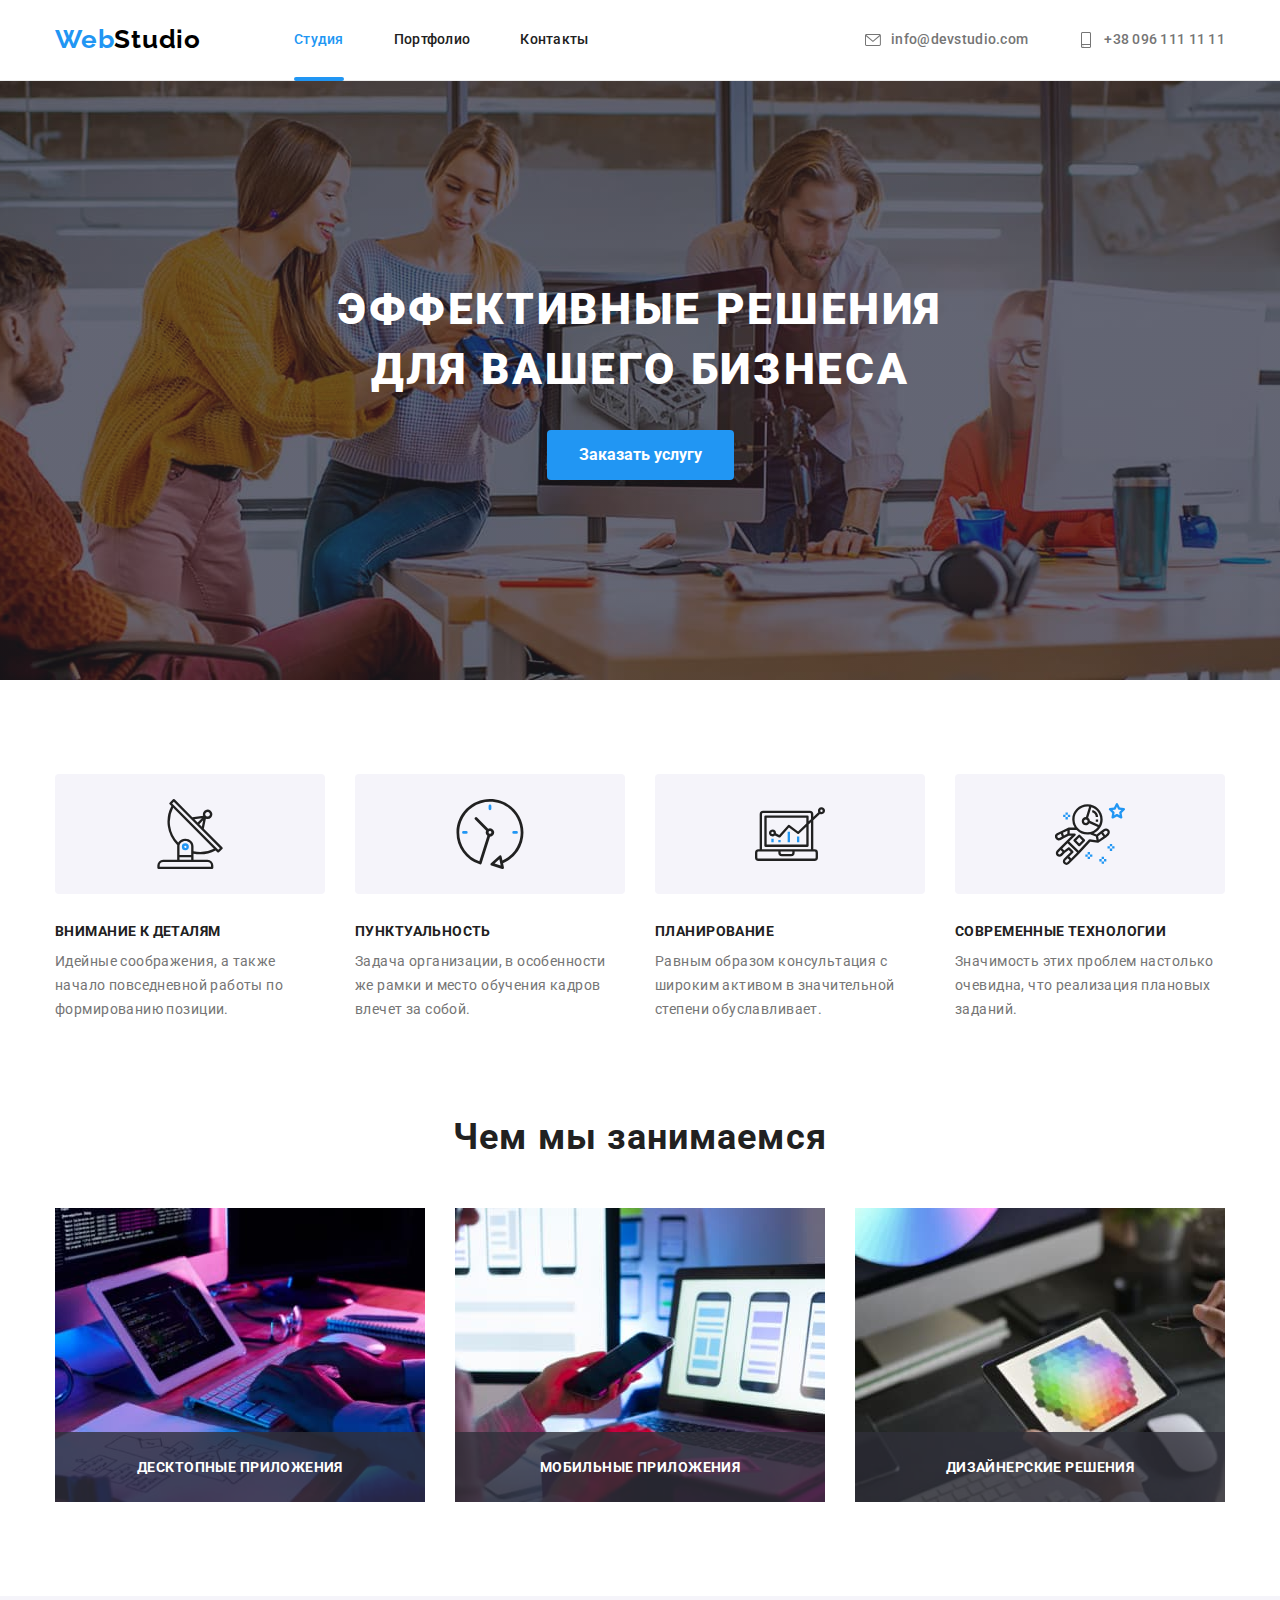
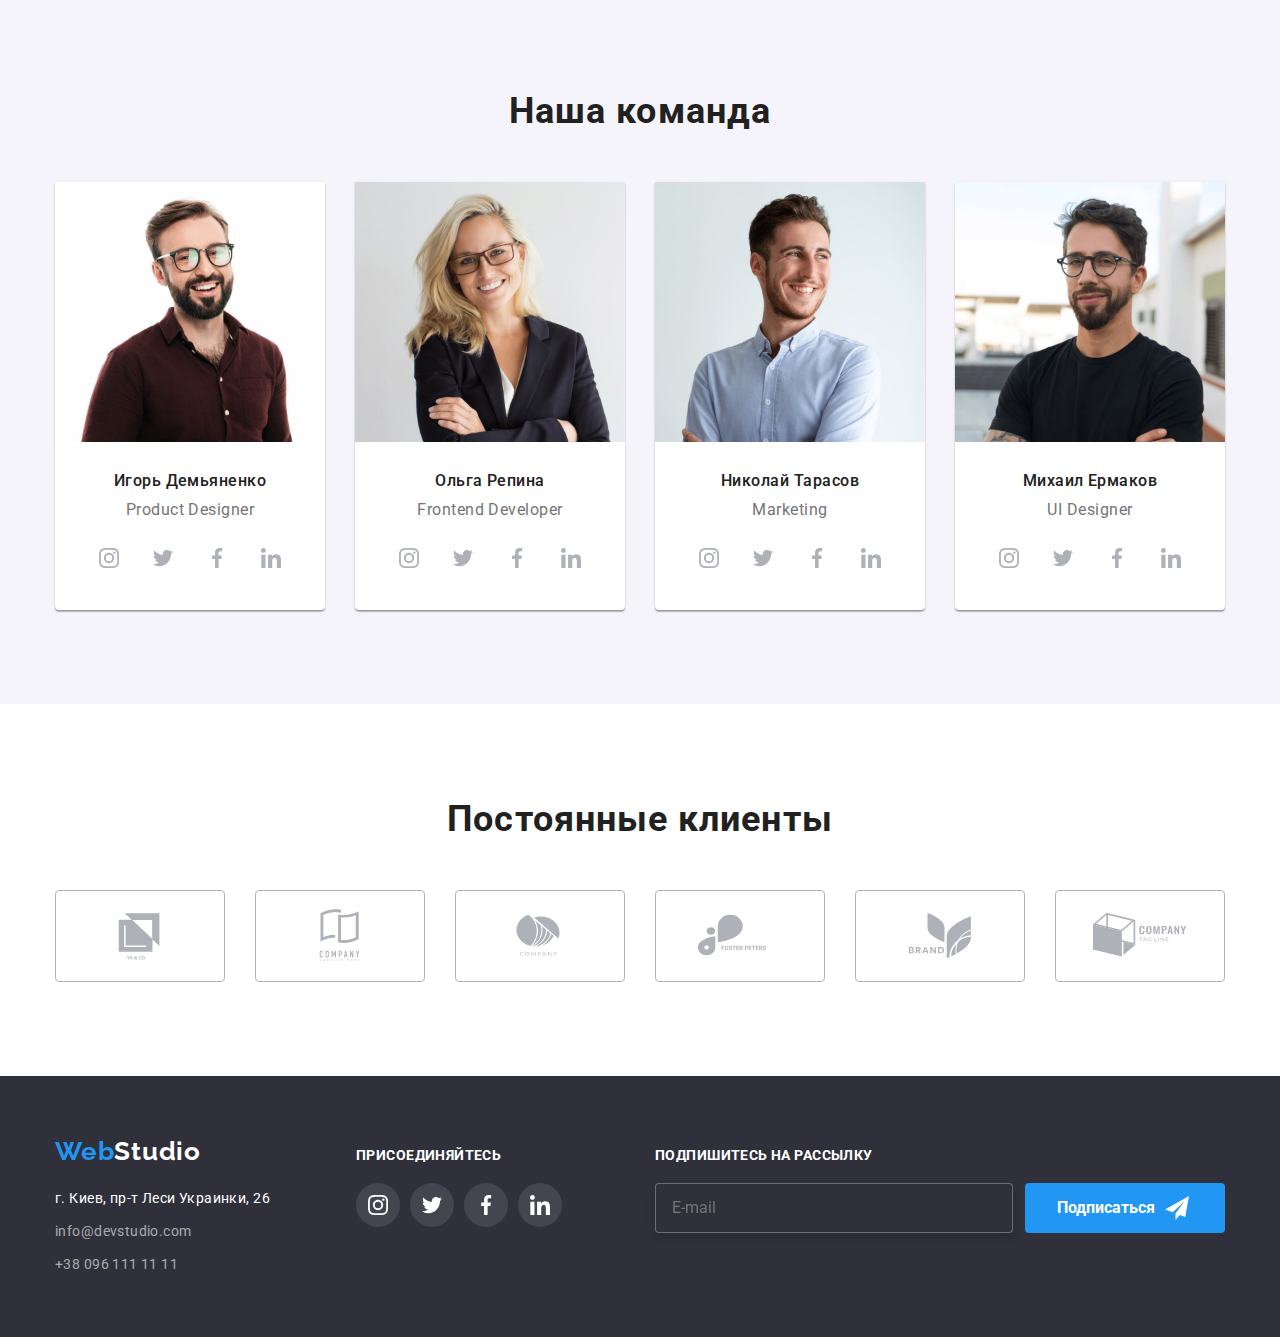
<file: index.html>
<!DOCTYPE html>
<html lang="ru">

<head>
    <meta charset="UTF-8">
    <meta http-equiv="X-UA-Compatible" content="IE=edge">
    <meta name="viewport" content="width=device-width, initial-scale=1.0">
    <title>Document</title>

    <link rel="preconnect" href="https://fonts.googleapis.com">
    <link rel="preconnect" href="https://fonts.gstatic.com" crossorigin>
    <link href="https://fonts.googleapis.com/css2?family=Raleway:wght@700&family=Roboto:wght@400;500;700;900&display=swap" rel="stylesheet">

    <link rel="stylesheet" href="https://cdnjs.cloudflare.com/ajax/libs/modern-normalize/1.1.0/modern-normalize.min.css">

    <link rel="stylesheet" href="./css/styles.css">



</head>

<body>


    <!-- Menu-->
    <header class="page-header">
        <div class="container menu">
            <nav class="nav-flex">
                <a href="./index.html" class="logo link"><span class="blue-logo">Web</span>Studio</a>
                <ul class="site-nav ">
                    <li class="item"><a href="./index.html" class="link current">Студия</a></li>
                    <li class="item"><a href="./portfolio.html" class="link">Портфолио</a></li>
                    <li class="item"><a href="#" class="link">Контакты</a></li>
                </ul>
            </nav>
            <ul class="auth-nav">
                <li class="iteam">
                    <a href="mailto:info@devstudio.com" class="link">
                        <svg class="icon-head">
                            <use href="./img/symbol-defs1.svg#envelope">
                            </use>
                        </svg> info@devstudio.com
                    </a>
                </li>
                <li class="iteam">
                    <a href="tel:+380961111111" class="link">
                        <svg class="icon-head">
                            <use href="./img/symbol-defs1.svg#smartphone">
                            </use>
                        </svg> +38 096 111 11 11
                    </a>
                </li>
            </ul>

        </div>

    </header>

    <!-- Main -->
    <main>
        <!-- Hero -->
        <section class="hero">
            <div class="container">
                <h1 class="hero-title">Эффективные решения для вашего бизнеса</h1>
                <button data-modal-open type="button" class="button primary">Заказать услугу</button>
            </div>
        </section>


        <!-- Advantages -->
        <section class="section">
            <div class="container">
                <h2 class="visually-hidden">Преймущества</h2>
                <ul class=" advantages">
                    <li class="advantages-item">
                        <div class="adv-icon"><svg class="adv-svg"><use href="./img/symbol-defs1.svg#antenna1" ></use></svg></div>
                        <h3 class="advantages-title">Внимание к деталям</h3>
                        <p class="advantages-text">Идейные соображения, а также начало повседневной работы по формированию позиции.</p>
                    </li>
                    <li class="advantages-item">
                        <div class="adv-icon"><svg class="adv-svg"><use href="./img/symbol-defs1.svg#clock1" ></use></svg></div>
                        <h3 class="advantages-title">Пунктуальность</h3>
                        <p class="advantages-text">Задача организации, в особенности же рамки и место обучения кадров влечет за собой.</p>
                    </li>
                    <li class="advantages-item">
                        <div class="adv-icon"><svg class="adv-svg"><use href="./img/symbol-defs1.svg#diagram1"></use></svg></div>
                        <h3 class="advantages-title">Планирование</h3>
                        <p class="advantages-text">Равным образом консультация с широким активом в значительной степени обуславливает.</p>
                    </li>
                    <li class="advantages-item">
                        <div class="adv-icon"><svg class="adv-svg"><use href="./img/symbol-defs1.svg#astronaut1"></use></svg></div>
                        <h3 class="advantages-title">Современные технологии</h3>
                        <p class="advantages-text">Значимость этих проблем настолько очевидна, что реализация плановых заданий.</p>
                    </li>
                </ul>
            </div>
        </section>

        <!-- What are we doing -->
        <section class="section doing-section">
            <div class="container">
                <h2 class="section-title">Чем мы занимаемся</h2>
                <ul class="doing">
                    <li class="doing-item">
                        <img src="./img/box1.jpg" alt="Софт для телефонов" width="370">
                        <div class="doing-thumb">
                            <h3 class="text-doning">Десктопные приложения</h3>
                        </div>
                    </li>
                    <li class="doing-item">
                        <img src="./img/box2.jpg" alt="Планшеты" width="370">
                        <div class="doing-thumb">
                            <h3 class="text-doning">Мобильные приложения</h3>
                        </div>
                    </li>
                    <li class="doing-item">
                        <img src="./img/box3.jpg" alt="Алгоритм" width="370">
                        <div class="doing-thumb">
                            <h3 class="text-doning">Дизайнерские решения</h3>
                        </div>
                    </li>
                </ul>
            </div>
        </section>

        <!--Team-->
        <section class="section team-section">
            <div class="container">
                <h2 class="section-title">Наша команда</h2>
                <ul class="team">
                    <li class="team-item">
                        <img src="./img/img.jpg" alt="Игорь Демьяненко" width="270">
                        <div class="team-desc">
                            <h3 class="team-title">Игорь Демьяненко</h3>
                            <p class="team-text">Product Designer</p>
                            <ul class="team-social">
                                <li class="team-icon">
                                    <a href="" class="link-social">
                                        <svg class="team-svg"><use href="./img/symbol-defs1.svg#instagram1" ></use></svg>
                                    </a>
                                </li>
                                <li class="team-icon">
                                    <a href="" class="link-social">
                                        <svg class="team-svg"><use href="./img/symbol-defs1.svg#twitter1" ></use></svg>
                                    </a>
                                </li>
                                <li class="team-icon">
                                    <a href="" class="link-social">
                                        <svg class="team-svg"><use href="./img/symbol-defs1.svg#facebook1" ></use></svg>
                                    </a>
                                </li>
                                <li class="team-icon">
                                    <a href="" class="link-social">
                                        <svg class="team-svg"><use href="./img/symbol-defs1.svg#linkedin1" ></use></svg>
                                    </a>
                                </li>
                            </ul>

                        </div>
                    </li>
                    <li class="team-item">
                        <img src="./img/img(1).jpg" alt="Ольга Репина" width="270">
                        <div class="team-desc">
                            <h3 class="team-title">Ольга Репина</h3>
                            <p class="team-text">Frontend Developer</p>
                            <ul class="team-social">
                                <li class="team-icon">
                                    <a href="" class="link-social">
                                        <svg class="team-svg"><use href="./img/symbol-defs1.svg#instagram1" ></use></svg>
                                    </a>
                                </li>
                                <li class="team-icon">
                                    <a href="" class="link-social">
                                        <svg class="team-svg"><use href="./img/symbol-defs1.svg#twitter1" ></use></svg>
                                    </a>
                                </li>
                                <li class="team-icon">
                                    <a href="" class="link-social">
                                        <svg class="team-svg"><use href="./img/symbol-defs1.svg#facebook1" ></use></svg>
                                    </a>
                                </li>
                                <li class="team-icon">
                                    <a href="" class="link-social">
                                        <svg class="team-svg"><use href="./img/symbol-defs1.svg#linkedin1" ></use></svg>
                                    </a>
                                </li>
                            </ul>

                        </div>
                    </li>
                    <li class="team-item">
                        <img src="./img/img(2).jpg" alt="Николай Тарасов" width="270">
                        <div class="team-desc">
                            <h3 class="team-title">Николай Тарасов</h3>
                            <p class="team-text">Marketing</p>
                            <ul class="team-social">
                                <li class="team-icon">
                                    <a href="" class="link-social">
                                        <svg class="team-svg"><use href="./img/symbol-defs1.svg#instagram1" ></use></svg>
                                    </a>
                                </li>
                                <li class="team-icon">
                                    <a href="" class="link-social">
                                        <svg class="team-svg"><use href="./img/symbol-defs1.svg#twitter1" ></use></svg>
                                    </a>
                                </li>
                                <li class="team-icon">
                                    <a href="" class="link-social">
                                        <svg class="team-svg"><use href="./img/symbol-defs1.svg#facebook1" ></use></svg>
                                    </a>
                                </li>
                                <li class="team-icon">
                                    <a href="" class="link-social">
                                        <svg class="team-svg"><use href="./img/symbol-defs1.svg#linkedin1" ></use></svg>
                                    </a>
                                </li>
                            </ul>

                        </div>
                    </li>
                    <li class="team-item">
                        <img src="./img/img(3).jpg" alt="Михаил Ермаков" width="270">
                        <div class="team-desc">
                            <h3 class="team-title">Михаил Ермаков</h3>
                            <p class="team-text">UI Designer</p>
                            <ul class="team-social">
                                <li class="team-icon">
                                    <a href="" class="link-social">
                                        <svg class="team-svg"><use href="./img/symbol-defs1.svg#instagram1" ></use></svg>
                                    </a>
                                </li>
                                <li class="team-icon">
                                    <a href="" class="link-social">
                                        <svg class="team-svg"><use href="./img/symbol-defs1.svg#twitter1" ></use></svg>
                                    </a>
                                </li>
                                <li class="team-icon">
                                    <a href="" class="link-social">
                                        <svg class="team-svg"><use href="./img/symbol-defs1.svg#facebook1" ></use></svg>
                                    </a>
                                </li>
                                <li class="team-icon">
                                    <a href="" class="link-social">
                                        <svg class="team-svg"><use href="./img/symbol-defs1.svg#linkedin1" ></use></svg>
                                    </a>
                                </li>
                            </ul>

                        </div>
                    </li>
                </ul>

            </div>
        </section>
        <!-- Company -->
        <section class="section">
            <div class="container">
                <h2 class="section-title">Постоянные клиенты</h2>
                <ul class="company-list">
                    <li class="company-item">
                        <a href="" class="company-link">
                            <svg width="106px" height="60px"><use href="./img/symbol-defs1.svg#group1"></use></svg>
                        </a>
                    </li>
                    <li class="company-item">
                        <a href="" class="company-link">
                            <svg width="106px" height="60px"><use href="./img/symbol-defs1.svg#group2"></use></svg>
                        </a>
                    </li>
                    <li class="company-item">
                        <a href="" class="company-link">
                            <svg width="106px" height="60px"><use href="./img/symbol-defs1.svg#group3"></use></svg>
                        </a>
                    </li>
                    <li class="company-item">
                        <a href="" class="company-link">
                            <svg width="106px" height="60px"><use href="./img/symbol-defs1.svg#group4"></use></svg>
                        </a>
                    </li>
                    <li class="company-item">
                        <a href="" class="company-link">
                            <svg width="106px" height="60px"><use href="./img/symbol-defs1.svg#group5"></use></svg>
                        </a>
                    </li>
                    <li class="company-item">
                        <a href="" class="company-link">
                            <svg width="106px" height="60px"><use href="./img/symbol-defs1.svg#group6"></use></svg>
                        </a>
                    </li>
                </ul>
            </div>

        </section>
    </main>

    <!-- Footer-->
    <footer class="footer">
        <div class="container">
            <div class="cont-footer">
                <div class="footer-address">
                    <a href="./index.html" class="logo link"><span class="blue-logo">Web</span>Studio</a>
                    <address class="address">
                        <ul class="address-desc">
                            <li class="address-item"><a href="https://goo.gl/maps/hwr6JyE6x6DrGfeN8" class="link link-address">г. Киев, пр-т Леси Украинки, 26</a></li>
                            <li class="address-item"><a href="mailto:info@devstudio.com" class="link">info@devstudio.com</a></li>
                            <li class="address-item"><a href="tel:+380961111111" class="link">+38 096 111 11 11</a></li>
                        </ul>
                    </address>
                </div>
                <div class="join">
                    <h2 class="join-title">присоединяйтесь</h2>
                    <ul class="join-social">
                        <li class="join-icon">
                            <a href="" class="join-link">
                                <svg class="join-svg"><use href="./img/symbol-defs1.svg#instagram1" ></use></svg>
                            </a>
                        </li>
                        <li class="join-icon">
                            <a href="" class="join-link">
                                <svg class="join-svg"><use href="./img/symbol-defs1.svg#twitter1" ></use></svg>
                            </a>
                        </li>
                        <li class="join-icon">
                            <a href="" class="join-link">
                                <svg class="join-svg"><use href="./img/symbol-defs1.svg#facebook1" ></use></svg>
                            </a>
                        </li>
                        <li class="join-icon">
                            <a href="" class="join-link">
                                <svg class="join-svg"><use href="./img/symbol-defs1.svg#linkedin1" ></use></svg>
                            </a>
                        </li>
                    </ul>
                </div>
                <div class="subscribe">
                    <h2 class="subscribe-title">Подпишитесь на рассылку</h2>
                    <form class="subscribe-form">
                        <label class="subscribe-label">
                            <input type="email" name="email" class="sub-email" placeholder="E-mail">
                        </label>
                        <button type="submit" class="button primary sub">
                            Подписаться
                            <svg class="sub-svg"><use href="./img/symbol-defs1.svg#icon-send"></use></svg>
                        </button>

                    </form>
                </div>
            </div>

        </div>

    </footer>
    <div data-modal class="backdrop is-hidden">
        <div class="modal">
            <form class="modal-form">
                <h2 class="modal-titel">Оставьте свои данные, мы вам перезвоним</h2>
                <label for="name" class="modal-label"> Имя </label>
                <div class="modal-icon">
                    <input type="name" name="name" id="name" class="modal-input">
                    <svg class="modal-svg"><use href="./img/symbol-defs1.svg#person-black" ></use></svg>
                </div>
                <label for="phone_number" class="modal-label"> Телефон </label>
                <div class="modal-icon">
                    <input type="tel" name="phone_number" id="phone_number" class="modal-input">
                    <svg class="modal-svg"><use href="./img/symbol-defs1.svg#phone-black" ></use></svg>
                </div>
                <label for="email" class="modal-label"> Почта </label>
                <div class="modal-icon">
                    <input type="email" name="email" id="email" class="modal-input">
                    <svg class="modal-svg"><use href="./img/symbol-defs1.svg#email-black" ></use></svg>
                </div>
                <label for="comment" class="modal-label"> Комментарий </label>
                <textarea name="comment" cols="30" rows="10" placeholder="Введите текст" id="comment" class="modal-textarea">
                </textarea>
                <label class="modal-police"> 
                        <input type="checkbox" name="police" class="checkbox">
                        <span class="icon-mod">
                            <svg class="checkbox-svg"><use href="./img/symbol-defs1.svg#icon-check" ></use></svg>  
                        </span>
                        <p> Соглашаюсь с рассылкой и принимаю <a href="" class="checkbox-police"> Условия договора</a></p>
                    </label>
                <button type="submit" class="button primary mod">Отправить</button>
            </form>



            <button data-modal-close class="esc">
                <svg class="ecs-svg">
                    <use href="./img/symbol-defs1.svg#esc" ></use>
                </svg>

            </button>
        </div>

    </div>

    <script src="./js/modal.js"></script>

</body>

</html>
</file>
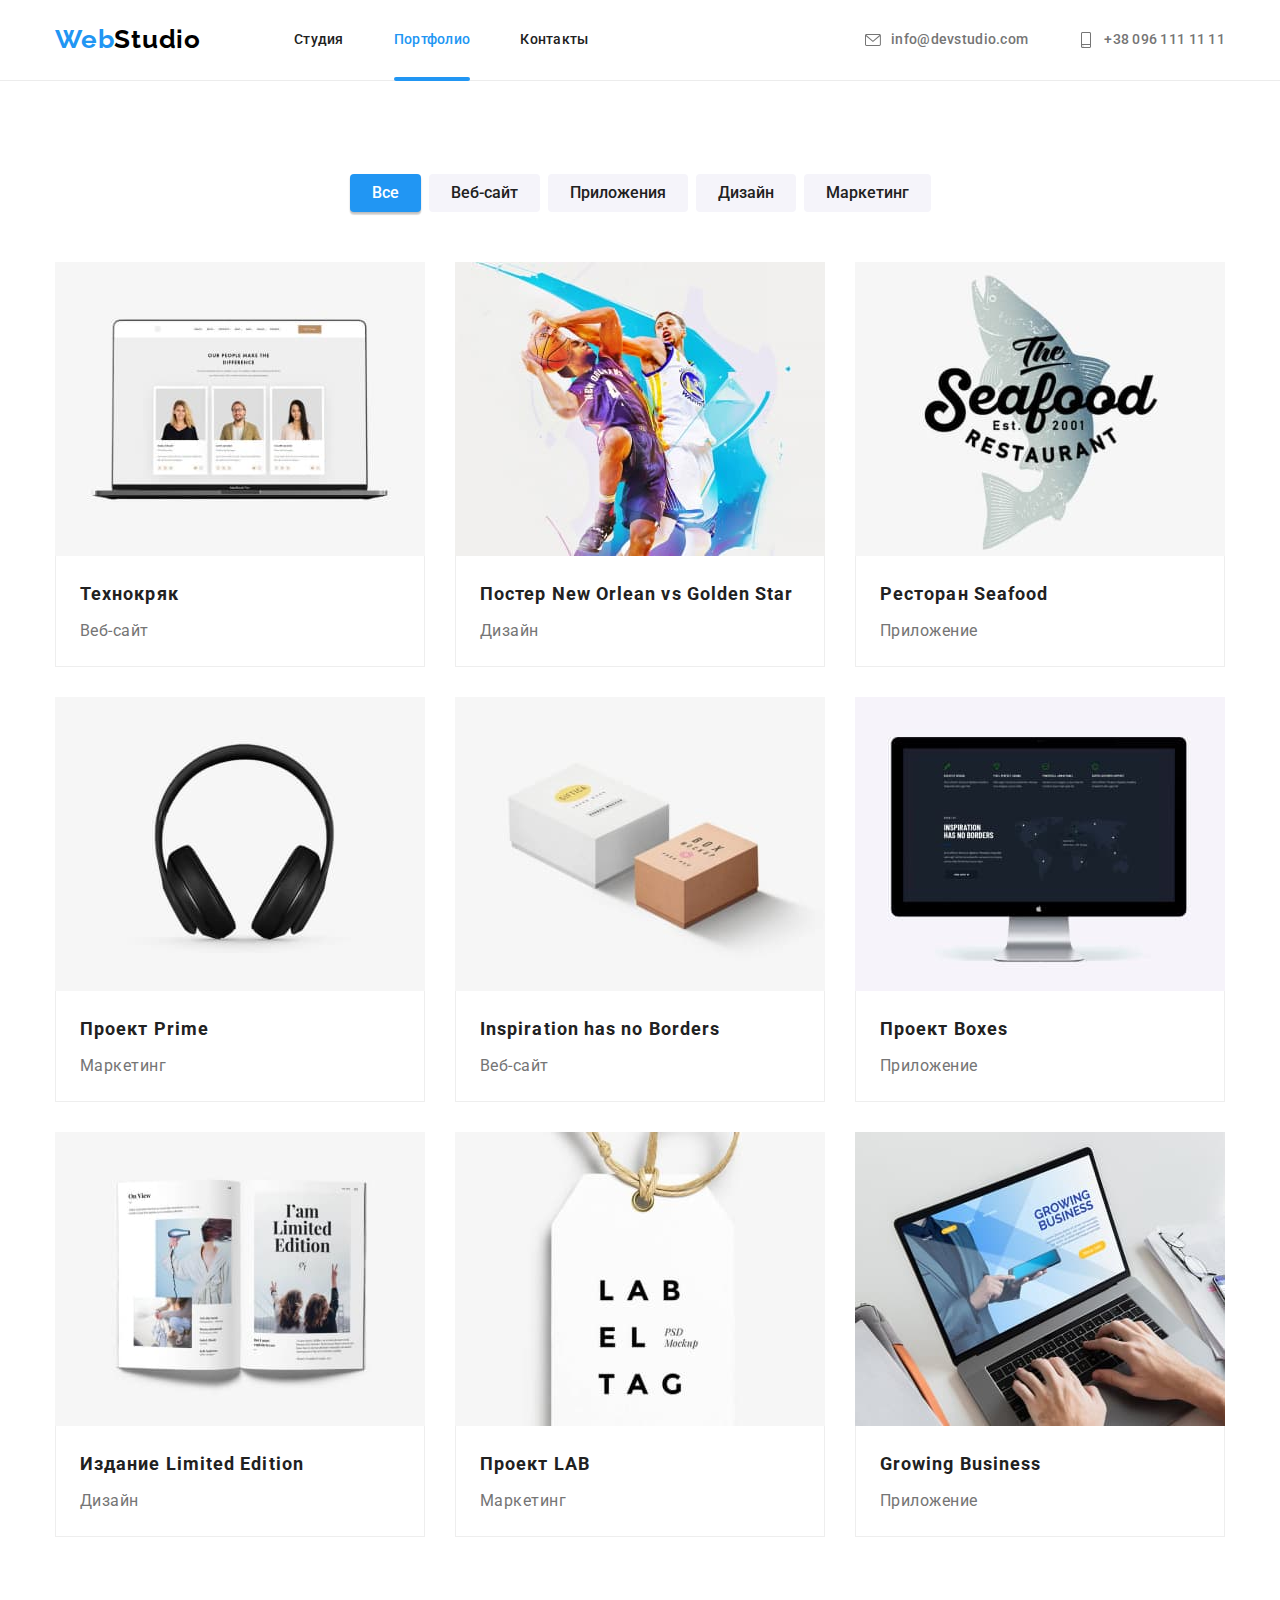
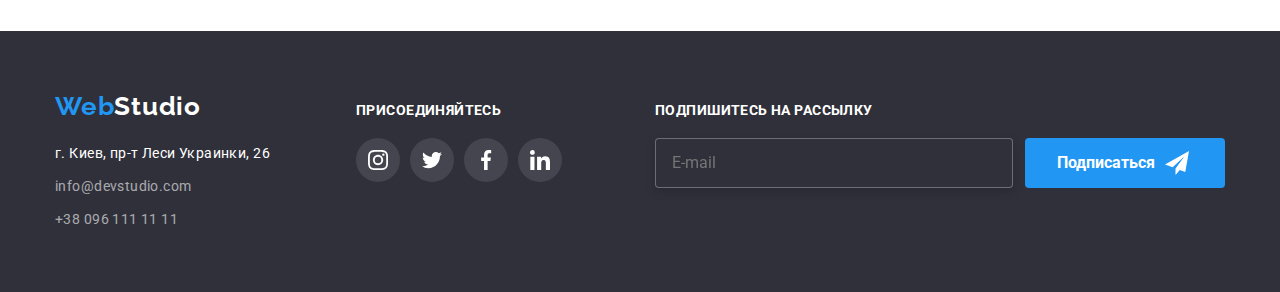
<file: portfolio.html>
<!DOCTYPE html>
<html lang="ru">

<head>
    <meta charset="UTF-8">
    <meta http-equiv="X-UA-Compatible" content="IE=edge">
    <meta name="viewport" content="width=device-width, initial-scale=1.0">
    <title>Document</title>

    <link rel="preconnect" href="https://fonts.googleapis.com">
    <link rel="preconnect" href="https://fonts.gstatic.com" crossorigin>
    <link href="https://fonts.googleapis.com/css2?family=Raleway:wght@700&family=Roboto:wght@400;500;700;900&display=swap" rel="stylesheet">

    <link rel="stylesheet" href="https://cdnjs.cloudflare.com/ajax/libs/modern-normalize/1.1.0/modern-normalize.min.css">

    <link rel="stylesheet" href="./css/styles.css">



</head>



<body>
    <!-- Menu-->
    <header class="page-header">
        <div class="container menu">
            <nav class="nav-flex">
                <a href="./index.html" class="logo link"><span class="blue-logo">Web</span>Studio</a>
                <ul class="site-nav ">
                    <li class="item"><a href="./index.html" class="link">Студия</a></li>
                    <li class="item"><a href="./portfolio.html" class="link current">Портфолио</a></li>
                    <li class="item"><a href="#" class="link">Контакты</a></li>
                </ul>
            </nav>
            <ul class="auth-nav">
                <li class="iteam">
                    <a href="mailto:info@devstudio.com" class="link">
                        <svg class="icon-head">
                            <use href="./img/symbol-defs1.svg#envelope">
                            </use>
                        </svg> info@devstudio.com
                    </a>
                </li>
                <li class="iteam">
                    <a href="tel:+380961111111" class="link">
                        <svg class="icon-head">
                            <use href="./img/symbol-defs1.svg#smartphone">
                            </use>
                        </svg> +38 096 111 11 11
                    </a>
                </li>
            </ul>

        </div>

    </header>

    <!-- Main -->
    <main>
        <section class="section">
            <div class="container">
                <h1 class="visually-hidden">Потртфолио</h1>
                <ul class="filter">
                    <li class="filter-iteam"><button type="button" class="button current secondary">Все</button></li>
                    <li class="filter-iteam"><button type="button" class="button secondary">Веб-сайт</button></li>
                    <li class="filter-iteam"><button type="button" class="button secondary">Приложения</button></li>
                    <li class="filter-iteam"><button type="button" class="button secondary">Дизайн</button></li>
                    <li class="filter-iteam"><button type="button" class="button secondary">Маркетинг</button></li>
                </ul>
                <ul class="gallery">
                    <li class="iteam">
                        <a href="" class="link">
                            <div class="img-gallery">
                                <img src="./img/portfolio/img-p.jpg" alt="Технокряк" width="370px">
                                <p class="iteam-text">
                                    Ресурс предлагает комплексные предложения с разным уровнем функционала и сервисов. Все это позволит посетителю получить исчерпывающие сведения о компании или частном лице.
                                </p>
                            </div>
                            <div class="gallery-desc">
                                <h2 class="gallery-title">Технокряк</h2>
                                <p class="gallery-text">Веб-сайт</p>
                            </div>
                        </a>

                    </li>
                    <li class="iteam">
                        <a href="" class="link">
                            <div class="img-gallery">
                                <img src="./img/portfolio/img-p1.jpg" alt="Технокряк" width="370px">
                                <p class="iteam-text">
                                    Ресурс предлагает комплексные предложения с разным уровнем функционала и сервисов. Все это позволит посетителю получить исчерпывающие сведения о компании или частном лице.
                                </p>
                            </div>
                            <div class="gallery-desc">
                                <h2 class="gallery-title">Постер New Orlean vs Golden Star</h2>
                                <p class="gallery-text">Дизайн</p>
                            </div>
                        </a>

                    </li>
                    <li class="iteam">
                        <a href="" class="link">
                            <div class="img-gallery">
                                <img src="./img/portfolio/img-p2.jpg" alt="Технокряк" width="370px">
                                <p class="iteam-text">
                                    Ресурс предлагает комплексные предложения с разным уровнем функционала и сервисов. Все это позволит посетителю получить исчерпывающие сведения о компании или частном лице.
                                </p>
                            </div>
                            <div class="gallery-desc">
                                <h2 class="gallery-title">Ресторан Seafood</h2>
                                <p class="gallery-text">Приложение</p>
                            </div>
                        </a>

                    </li>
                    <li class="iteam">
                        <a href="" class="link">
                            <div class="img-gallery">
                                <img src="./img/portfolio/img-p3.jpg" alt="Технокряк" width="370px">
                                <p class="iteam-text">
                                    Ресурс предлагает комплексные предложения с разным уровнем функционала и сервисов. Все это позволит посетителю получить исчерпывающие сведения о компании или частном лице.
                                </p>
                            </div>
                            <div class="gallery-desc">
                                <h2 class="gallery-title">Проект Prime</h2>
                                <p class="gallery-text">Маркетинг</p>
                            </div>
                        </a>
                    </li>


                    <li class="iteam">
                        <a href="" class="link">
                            <div class="img-gallery">
                                <img src="./img/portfolio/img-p4.jpg" alt="Технокряк" width="370px">
                                <p class="iteam-text">
                                    Ресурс предлагает комплексные предложения с разным уровнем функционала и сервисов. Все это позволит посетителю получить исчерпывающие сведения о компании или частном лице.
                                </p>
                            </div>
                            <div class="gallery-desc">
                                <h2 class="gallery-title">Inspiration has no Borders</h2>
                                <p class="gallery-text">Веб-сайт</p>
                            </div>
                        </a>

                    </li>
                    <li class="iteam">
                        <a href="" class="link">
                            <div class="img-gallery">
                                <img src="./img/portfolio/img-p5.jpg" alt="Технокряк" width="370px">
                                <p class="iteam-text">
                                    Ресурс предлагает комплексные предложения с разным уровнем функционала и сервисов. Все это позволит посетителю получить исчерпывающие сведения о компании или частном лице.
                                </p>
                            </div>
                            <div class="gallery-desc">
                                <h2 class="gallery-title">Проект Boxes</h2>
                                <p class="gallery-text">Приложение</p>
                            </div>
                        </a>

                    </li>
                    <li class="iteam">
                        <a href="" class="link">
                            <div class="img-gallery">
                                <img src="./img/portfolio/img-p6.jpg" alt="Технокряк" width="370px">
                                <p class="iteam-text">
                                    Ресурс предлагает комплексные предложения с разным уровнем функционала и сервисов. Все это позволит посетителю получить исчерпывающие сведения о компании или частном лице.
                                </p>
                            </div>
                            <div class="gallery-desc">
                                <h2 class="gallery-title">Издание Limited Edition</h2>
                                <p class="gallery-text">Дизайн</p>
                            </div>
                        </a>
                    </li>
                    <li class="iteam">
                        <a href="" class="link">
                            <div class="img-gallery">
                                <img src="./img/portfolio/img-p7.jpg" alt="Технокряк" width="370px">
                                <p class="iteam-text">
                                    Ресурс предлагает комплексные предложения с разным уровнем функционала и сервисов. Все это позволит посетителю получить исчерпывающие сведения о компании или частном лице.
                                </p>
                            </div>
                            <div class="gallery-desc">
                                <h2 class="gallery-title">Проект LAB</h2>
                                <p class="gallery-text">Маркетинг</p>
                            </div>
                        </a>
                    </li>
                    <li class="iteam">
                        <a href="" class="link">
                            <div class="img-gallery">
                                <img src="./img/portfolio/img-p8.jpg" alt="Технокряк" width="370px">
                                <p class="iteam-text">
                                    Ресурс предлагает комплексные предложения с разным уровнем функционала и сервисов. Все это позволит посетителю получить исчерпывающие сведения о компании или частном лице.
                                </p>
                            </div>
                            <div class="gallery-desc">
                                <h2 class="gallery-title">Growing Business</h2>
                                <p class="gallery-text">Приложение</p>
                            </div>

                        </a>
                    </li>
                </ul>

            </div>
        </section>
    </main>

    <!-- Footer-->
    <footer class="footer">
        <div class="container">
            <div class="cont-footer">
                <div class="footer-address">
                    <a href="./index.html" class="logo link"><span class="blue-logo">Web</span>Studio</a>
                    <address class="address">
                        <ul class="address-desc">
                            <li class="address-item"><a href="https://goo.gl/maps/hwr6JyE6x6DrGfeN8" class="link link-address">г. Киев, пр-т Леси Украинки, 26</a></li>
                            <li class="address-item"><a href="mailto:info@devstudio.com" class="link">info@devstudio.com</a></li>
                            <li class="address-item"><a href="tel:+380961111111" class="link">+38 096 111 11 11</a></li>
                        </ul>
                    </address>
                </div>
                <div class="join">
                    <h2 class="join-title">присоединяйтесь</h2>
                    <ul class="join-social">
                        <li class="join-icon">
                            <a href="" class="join-link">
                                <svg class="join-svg"><use href="./img/symbol-defs1.svg#instagram1" ></use></svg>
                            </a>
                        </li>
                        <li class="join-icon">
                            <a href="" class="join-link">
                                <svg class="join-svg"><use href="./img/symbol-defs1.svg#twitter1" ></use></svg>
                            </a>
                        </li>
                        <li class="join-icon">
                            <a href="" class="join-link">
                                <svg class="join-svg"><use href="./img/symbol-defs1.svg#facebook1" ></use></svg>
                            </a>
                        </li>
                        <li class="join-icon">
                            <a href="" class="join-link">
                                <svg class="join-svg"><use href="./img/symbol-defs1.svg#linkedin1" ></use></svg>
                            </a>
                        </li>
                    </ul>
                </div>
                <div class="subscribe">
                    <h2 class="subscribe-title">Подпишитесь на рассылку</h2>
                    <form class="subscribe-form">
                        <label class="subscribe-label">
                            <input type="email" name="email" class="sub-email" placeholder="E-mail">
                        </label>
                        <button type="submit" class="button primary sub">
                            Подписаться
                            <svg class="sub-svg"><use href="./img/symbol-defs1.svg#icon-send"></use></svg>
                        </button>

                    </form>
                </div>
            </div>

        </div>

    </footer>
    <div data-modal class="backdrop is-hidden">
        <div class="modal">
            <form class="modal-form">
                <h2 class="modal-titel">Оставьте свои данные, мы вам перезвоним</h2>
                <label for="name" class="modal-label"> Имя </label>
                <div class="modal-icon">
                    <input type="name" name="name" id="name" class="modal-input">
                    <svg class="modal-svg"><use href="./img/symbol-defs1.svg#person-black" ></use></svg>
                </div>
                <label for="phone_number" class="modal-label"> Теклефон </label>
                <div class="modal-icon">
                    <input type="tel" name="phone_number" id="phone_number" class="modal-input">
                    <svg class="modal-svg"><use href="./img/symbol-defs1.svg#phone-black" ></use></svg>
                </div>
                <label for="email" class="modal-label"> Почта </label>
                <div class="modal-icon">
                    <input type="email" name="email" id="email" class="modal-input">
                    <svg class="modal-svg"><use href="./img/symbol-defs1.svg#email-black" ></use></svg>
                </div>
                <label for="comment" class="modal-label"> Комментарий </label>
                <textarea name="comment" cols="30" rows="10" placeholder="Введите текст" id="comment" class="modal-textarea">
                </textarea>
                <label class="modal-police"> 
                        <input type="checkbox" name="police" class="checkbox">
                        <span class="icon-mod"> </span>
                        <svg class="checkbox-svg"><use href="./img/symbol-defs1.svg#icon-check" ></use></svg> 
                        <p> Соглашаюсь с рассылкой и принимаю <a href="" class="checkbox-police"> Условия договора</a></p>
                    </label>
                <button type="submit" class="button primary mod">Отправить</button>
            </form>



            <button data-modal-close class="esc">
                <svg class="ecs-svg">
                    <use href="./img/symbol-defs1.svg#esc" ></use>
                </svg>

            </button>
        </div>

    </div>

    <script src="./js/modal.js"></script>


</body>

</html>
</file>
<file: css/styles.css>
/* Цвет основного текста   #757575; */


/* Вторичный цвет текста  #212121; */


/* Акцент  #2196F3; */


/* Фон  #E5E5E5; */


/* Вторичный фон #F5F4FA; */


/*  Raleway 700 Roboto 400 500 700 bold 900 */


/* Цвет кнопок - вторичный #F5F4FA; */

:root {
    --text-primary-color: #757575;
    --text-title-color: #212121;
    --text-secondary-color: #212121;
    --accent-color: #2196F3;
    --white-color: #ffffff;
    --bac-secondary-color: #F5F4FA;
    --batton-primary-color: #2196F3;
    --batton-secondary-color: #F5F4FA;
}

body {
    background-color: var(--white-color);
    color: var(--text-primary-color);
    font-family: 'Roboto', sans-serif;
    padding-top: 80px;
}

h1,
h2,
h3,
p {
    margin: 0;
}

ul {
    padding: 0;
    margin: 0;
    list-style: none;
}

img {
    display: block;
    width: 100%;
    height: auto;
}

.visually-hidden {
    position: absolute;
    width: 1px;
    height: 1px;
    margin: -1px;
    border: 0;
    padding: 0;
    white-space: nowrap;
    clip-path: inset(100%);
    clip: rect(0 0 0 0);
    overflow: hidden;
}

.link {
    text-decoration: none
}

.container {
    width: 1200px;
    margin: 0 auto;
    padding: 0 15px;
    /* outline: 2px solid tomato; */
}


/* Logo */

.logo {
    color: #000000;
    font-family: 'Raleway', sans-serif;
    font-weight: 700;
    font-size: 26px;
    line-height: 1.2;
    letter-spacing: 0.03em;
    transition-property: color;
    transition-duration: 250ms;
    transition-timing-function: cubic-bezier(0.4, 0, 0.2, 1);
}

.logo .blue-logo {
    color: var(--accent-color);
}

.logo:hover,
.logo:focus {
    color: var(--accent-color);
}


/* Header */

.page-header {
    border-bottom: 1px solid #ECECEC;
    background: #FFFFFF;
    width: 100%;
    position: fixed;
    top: 0%;
    left: 50%;
    transform: translate( -50%, 0%);
    z-index: 1;
    content: '';
}

.container.menu {
    display: flex;
    align-items: center;
    border-bottom: none;
}


/* Nav-flex */

.nav-flex {
    display: flex;
    align-items: center;
}


/* Site nav */

.site-nav {
    display: flex;
    margin-left: 93px;
    font-weight: 500;
    font-size: 14px;
    line-height: 1.14;
    letter-spacing: 0.02em;
}

.site-nav .item {
    position: relative;
}

.site-nav .item:not(:last-child) {
    margin-right: 50px;
}

.site-nav .link {
    display: block;
    padding-top: 32px;
    padding-bottom: 32px;
    color: var(--text-secondary-color);
    cursor: pointer;
    transition-property: color;
    transition-duration: 250ms;
    transition-timing-function: cubic-bezier(0.4, 0, 0.2, 1);
}

.site-nav .link:hover,
.site-nav .link:focus {
    color: var(--accent-color);
}

.site-nav .link.current {
    color: var(--accent-color);
}

.site-nav .link.current::after {
    display: inline-block;
    position: absolute;
    bottom: -1px;
    left: 0;
    content: '';
    width: 100%;
    height: 4px;
    background: var(--accent-color);
    border-radius: 2px;
}


/* Auth-nav */

.auth-nav {
    display: flex;
    font-weight: 500;
    font-size: 14px;
    line-height: 1.14;
    letter-spacing: 0.02em;
    margin-left: auto;
    align-items: center;
}

.auth-nav>.iteam:first-child {
    margin-right: 50px;
}

.auth-nav .link {
    display: flex;
    color: var(--text-primary-color);
    fill: var(--text-primary-color);
    transition-property: fill, color;
    transition-duration: 250ms;
    transition-timing-function: cubic-bezier(0.4, 0, 0.2, 1);
}

.auth-nav .link:hover,
.auth-nav .link:focus {
    color: var(--accent-color);
    fill: var(--accent-color);
}

.icon-head {
    width: 16px;
    height: 16px;
    padding: 0;
    margin: 0 10px 0 0;
    align-items: center;
}


/* Hero */

.hero {
    padding: 200px 0;
    text-align: center;
    max-width: 1600px;
    min-height: 600px;
    margin-left: auto;
    margin-right: auto;
    background-color: #000000;
    background-image: linear-gradient( to right, rgba(47, 48, 58, 0.4), rgba(47, 48, 58, 0.4)), url(../img/Img-hero.jpg);
    background-position: center;
    background-repeat: no-repeat;
    block-size: auto;
}

.hero .hero-title {
    color: var(--white-color);
    width: 696px;
    font-weight: 900;
    font-size: 44px;
    line-height: 1.36;
    letter-spacing: 0.06em;
    text-transform: uppercase;
    margin-top: 0;
    margin-bottom: 30px;
    margin-left: auto;
    margin-right: auto;
}


/* Section */

.section {
    padding: 94px 0;
}

.section .section-title {
    color: var(--text-title-color);
    font-weight: 700;
    font-size: 36px;
    line-height: 1.17;
    text-align: center;
    letter-spacing: 0.03em;
    margin-top: 0;
    margin-bottom: 50px;
}


/* Advantages */

.advantages {
    display: flex;
    justify-content: space-between;
}

.advantages-item {
    width: 270px;
    /* outline: 2px solid tomato; */
}

.advantages-title {
    color: var(--text-title-color);
    font-weight: 700;
    font-size: 14px;
    line-height: 1.14;
    letter-spacing: 0.03em;
    text-transform: uppercase;
    margin-top: 0;
    margin-bottom: 10px;
}

.advantages-text {
    color: var(--text-primary-color);
    font-size: 14px;
    line-height: 1.71;
    letter-spacing: 0.03em;
    margin-top: 0;
    margin-bottom: 0;
}

.adv-icon {
    display: flex;
    justify-content: center;
    align-items: center;
    padding: 0;
    margin: 0 0 30px 0;
    height: 120px;
    background-color: #F5F4FA;
    border-radius: 4px;
}

.adv-svg {
    width: 70px;
    height: 70px;
    padding: 0;
    margin: 0;
}


/* What are we doing */

.doing-section {
    padding-top: 0;
}

.doing {
    display: flex;
}

.doing-item:not(:last-child) {
    margin-right: 30px;
}

.doing-item {
    position: relative;
}

.doing-thumb {
    position: absolute;
    width: 370px;
    height: 70px;
    left: 0;
    bottom: 0;
    background: rgba(47, 48, 58, 0.8);
}

.text-doning {
    /* padding: 27px 0px; */
    display: flex;
    align-items: center;
    justify-content: center;
    width: 100%;
    height: 100%;
    font-weight: 700;
    font-size: 14px;
    line-height: 16px;
    /* text-align: center; */
    letter-spacing: 0.03em;
    text-transform: uppercase;
    color: #FFFFFF;
}


/* Team */

.team-section {
    background-color: var(--bac-secondary-color);
}

.team {
    display: flex;
}

.team-item {
    box-shadow: 0px 1px 3px rgba(0, 0, 0, 0.12), 0px 1px 1px rgba(0, 0, 0, 0.14), 0px 2px 1px rgba(0, 0, 0, 0.2);
    border-radius: 0px 0px 4px 4px;
    background: #FFFFFF;
}

.team-item:not(:last-child) {
    margin-right: 30px;
}

.team-desc {
    padding: 30px 0;
    text-align: center;
}

.team-title {
    color: var(--text-secondary-color);
    font-weight: 500;
    font-size: 16px;
    line-height: 1.18;
    letter-spacing: 0.03em;
    margin-bottom: 10px;
}

.team-text {
    color: var(--text-primary-color);
    font-size: 16px;
    line-height: 1.18;
    letter-spacing: 0.03em;
    margin-top: 0;
    margin-bottom: 0;
}

.team-social {
    display: flex;
    justify-content: center;
    margin-top: 16px;
}

.link-social {
    margin: 0;
    padding: 0;
    width: 44px;
    height: 44px;
    display: flex;
    justify-content: center;
    align-items: center;
    fill: #AFB1B8;
    transition-property: fill, border-radius, background;
    transition-duration: 250ms;
    transition-timing-function: cubic-bezier(0.4, 0, 0.2, 1);
}

.team-icon:not(:last-child) {
    margin-right: 10px;
}

.link-social:hover,
.link-social:focus,
.link-social:active {
    border-radius: 100%;
    background: var(--batton-primary-color);
    fill: #FFFFFF;
}

.team-svg {
    width: 20px;
    height: 20px;
}


/* Company */

.company-list {
    display: flex;
    justify-content: center;
}

.company-link {
    margin: 0;
    padding: 0;
    width: 170px;
    height: 92px;
    display: flex;
    justify-content: center;
    align-items: center;
    fill: #AFB1B8;
    border: 1px solid #AFB1B8;
    box-sizing: border-box;
    border-radius: 4px;
    cursor: pointer;
    object-fit: contain;
    transition-property: fill, border, box-sizing, border-radius;
    transition-duration: 250ms;
    transition-timing-function: cubic-bezier(0.4, 0, 0.2, 1);
}

.company-link:active,
.company-link:focus,
.company-link:hover {
    fill: var(--accent-color);
    border: 1px solid var(--accent-color);
    box-sizing: border-box;
    border-radius: 4px;
}

.company-item:not(:last-child) {
    margin-right: 30px;
}


/* Button */

.button {
    display: inline-block;
    padding: 6px 22px;
    background-color: var(--batton-secondary-color);
    color: var(--text-secondary-color);
    border: 0px solid transparent;
    border-radius: 4px;
    cursor: pointer;
    font-weight: 500;
    font-size: 16px;
    line-height: 1.62;
    text-decoration: none;
    text-align: center;
    transition-property: color, background-color, box-shadow;
    transition-duration: 250ms;
    transition-timing-function: cubic-bezier(0.4, 0, 0.2, 1);
}

.button:hover,
.button:focus,
.button:active {
    background-color: var(--batton-primary-color);
    color: var(--white-color);
}

.button.primary {
    background-color: var(--batton-primary-color);
    color: var(--white-color);
    padding: 10px 32px;
    font-weight: 700;
    font-size: 16px;
    line-height: 1.88;
    cursor: pointer;
    transition-property: background-color, color;
    transition-duration: 250ms;
    transition-timing-function: cubic-bezier(0.4, 0, 0.2, 1);
}

.button.primary:hover,
.button.primary:focus,
.button.primary:active {
    background-color: var(--batton-secondary-color);
    color: var(--batton-primary-color);
}

.button.secondary:hover,
.button.secondary:focus,
.button.secondary:active,
.button.current.secondary {
    box-shadow: 0px 3px 1px rgba(0, 0, 0, 0.1), 0px 1px 2px rgba(0, 0, 0, 0.08), 0px 2px 2px rgba(0, 0, 0, 0.12);
}


/* Modal */

.backdrop {
    position: fixed;
    top: 0%;
    left: 0%;
    width: 100%;
    height: 100%;
    background: rgba(0, 0, 0, 0.2);
    z-index: 2;
    transition-duration: 250ms;
    transition-timing-function: cubic-bezier(0.4, 0, 0.2, 1);
}

.backdrop.is-hidden {
    opacity: 0;
    pointer-events: none;
}

.modal {
    position: absolute;
    top: 50%;
    left: 50%;
    transform: translate(-50%, -50%);
    width: 528px;
    height: 581px;
    background: #FFFFFF;
    box-shadow: 0px 1px 3px rgba(0, 0, 0, 0.12), 0px 1px 1px rgba(0, 0, 0, 0.14), 0px 2px 1px rgba(0, 0, 0, 0.2);
    border-radius: 4px;
    justify-content: flex-end;
}

.modal-form {
    display: flex;
    flex-direction: column;
    padding: 40px;
}

.modal-icon {
    position: relative;
    margin-bottom: 12px;
}

.modal-icon:focus-within .modal-svg {
    fill: #2196F3;
}

.modal-icon:focus-within .modal-input {
    border-color: #2196F3;
}

.modal-svg {
    position: absolute;
    width: 18px;
    height: 18px;
    left: 12px;
    top: 11px;
    fill: #212121;
    transition-property: fill;
    transition-duration: 250ms;
    transition-timing-function: cubic-bezier(0.4, 0, 0.2, 1);
}

.modal-titel {
    margin-bottom: 12px;
    font-weight: 700;
    font-size: 20px;
    line-height: 1.15;
    text-align: center;
    letter-spacing: 0.03em;
    color: #212121;
}

.modal-label {
    margin-bottom: 4px;
    font-style: normal;
    font-weight: 400;
    font-size: 12px;
    line-height: 1.16;
    letter-spacing: 0.01em;
    color: #757575;
}

.modal-input {
    position: relative;
    padding-left: 42px;
    width: 448px;
    height: 40px;
    border: 1px solid rgba(33, 33, 33, 0.2);
    box-sizing: border-box;
    border-radius: 4px;
    transition-property: border-color;
    transition-duration: 250ms;
    transition-timing-function: cubic-bezier(0.4, 0, 0.2, 1);
}

.modal-textarea {
    margin-bottom: 20px;
    width: 448px;
    height: 120px;
    border: 1px solid rgba(33, 33, 33, 0.2);
    box-sizing: border-box;
    border-radius: 4px;
    resize: none;
}

.checkbox {
    appearance: none;
}

.checkbox-svg {
    position: absolute;
    width: 16px;
    height: 15px;
}

.checkbox:checked~.icon-mod {
    background-color: #2196F3;
    background-origin: border-box;
    border-color: #2196F3;
}

.icon-mod {
    position: relative;
    display: flex;
    align-items: center;
    justify-content: center;
    width: 16px;
    height: 15px;
    margin-right: 7px;
    /* background-color: #FFFFFF; */
    border: 2px solid #212121;
    border-radius: 2px;
    background-size: contain;
    transition-property: background-color, border-box, border-color;
    transition-duration: 250ms;
    transition-timing-function: cubic-bezier(0.4, 0, 0.2, 1);
}

.modal-police {
    position: relative;
    display: flex;
    align-items: center;
    justify-content: center;
    margin-bottom: 30px;
    font-weight: 400;
    font-size: 14px;
    line-height: 1.71;
    /* identical to box height, or 171% */
    letter-spacing: 0.03em;
    color: #757575;
}

.checkbox-police {
    color: #2196F3;
}

.mod {
    display: flex;
    justify-content: center;
    align-items: center;
    margin: 0 auto;
    width: 200px;
    height: 50px;
}

.esc {
    position: absolute;
    top: 8px;
    right: 8px;
    width: 30px;
    height: 30px;
    display: flex;
    justify-content: center;
    align-items: center;
    background: #FFFFFF;
    border: 1px solid rgba(0, 0, 0, 0.1);
    box-sizing: border-box;
    border-radius: 50%;
    cursor: pointer;
}

.esc:hover .ecs-svg {
    transform: rotateZ(315deg);
    fill: #2196F3;
}

.ecs-svg {
    width: 18px;
    height: 18px;
    fill: #000000;
    transition-property: transform, fill;
    transition-duration: 250ms;
    transition-timing-function: cubic-bezier(0.4, 0, 0.2, 1);
}


/* Footer */

.footer {
    background-color: #2F303A;
    color: var(--white-color);
    padding-top: 60px;
    padding-bottom: 60px;
}


/* Cont-footer */

.cont-footer {
    display: flex;
    align-items: baseline;
}


/* footer-address */

.footer-address {
    flex-grow: 1;
}

.footer-address .logo.link {
    color: var(--white-color);
}

.footer-address .link {
    color: rgba(255, 255, 255, 0.6);
}

.address {
    margin-top: 20px;
}

.footer .link.link-address {
    color: var(--white-color);
}

.address-desc {
    font-style: normal;
    font-size: 14px;
    line-height: 1.71;
    letter-spacing: 0.03em;
}

.address-item:not(:last-child) {
    margin-bottom: 9px;
}

.footer .link {
    transition-property: color;
    transition-duration: 250ms;
    transition-timing-function: cubic-bezier(0.4, 0, 0.2, 1);
}

.footer .link:hover,
.footer .link:focus {
    color: var(--accent-color);
}


/* Join */

.join {
    margin-left: 70px;
}

.join-title {
    margin-bottom: 20px;
    font-weight: 700;
    font-size: 14px;
    line-height: 16px;
    letter-spacing: 0.03em;
    text-transform: uppercase;
    color: #FFFFFF;
}

.join-social {
    display: flex;
    justify-content: center;
}

.join-link {
    padding: 0;
    width: 44px;
    height: 44px;
    display: flex;
    justify-content: center;
    align-items: center;
    fill: #FFFFFF;
    border-radius: 50%;
    background: rgba(255, 255, 255, 0.1);
    transition-property: border-radius, background;
    transition-duration: 250ms;
    transition-timing-function: cubic-bezier(0.4, 0, 0.2, 1);
}

.join-icon:not(:last-child) {
    margin-right: 10px;
}

.join-link:hover,
.join-link:focus,
.join-link:active {
    border-radius: 50%;
    background: var(--batton-primary-color);
}

.join-svg {
    width: 20px;
    height: 20px;
}


/* Subscribe */

.subscribe {
    margin-left: 93px;
}

.subscribe-title {
    margin-bottom: 20px;
    font-weight: 700;
    font-size: 14px;
    line-height: 16px;
    letter-spacing: 0.03em;
    text-transform: uppercase;
    color: #FFFFFF;
}

.subscribe-form {
    display: flex;
}

.subscribe-label {
    margin-right: 12px;
}

.sub-email {
    padding: 15px 16px;
    width: 358px;
    height: 50px;
    border: 1px solid rgba(255, 255, 255, 0.3);
    box-sizing: border-box;
    filter: drop-shadow(0px 4px 4px rgba(0, 0, 0, 0.15));
    border-radius: 4px;
    background: #2F303A;
}

.sub {
    display: flex;
    align-items: center;
    width: 200px;
    height: 50px;
}

.sub-svg {
    margin-left: 10px;
    width: 24px;
    height: 24px;
    fill: #FFFFFF;
    transition-property: fill;
    transition-duration: 250ms;
    transition-timing-function: cubic-bezier(0.4, 0, 0.2, 1);
}

.sub:hover .sub-svg {
    fill: #2196F3;
}


/* Portfolio */


/* Filter */

.filter {
    display: flex;
    justify-content: center;
    margin-bottom: 50px;
}

.filter-iteam:not(:last-child) {
    margin-right: 8px;
}

.filter .current {
    background-color: var(--accent-color);
    color: var(--white-color);
    cursor: pointer
}


/* Gallery */

.gallery {
    display: flex;
    flex-wrap: wrap;
}

.gallery .iteam {
    width: calc((100% - 60px) / 3);
}

.gallery .iteam:not(:nth-child(3n)) {
    margin-right: 30px;
}

.gallery .iteam:not(:nth-last-child(-n+3)) {
    margin-bottom: 30px;
}

.gallery .link {
    display: block;
    position: relative;
    cursor: pointer;
    transition-property: box-shadow;
    transition-duration: 250ms;
    transition-timing-function: cubic-bezier(0.4, 0, 0.2, 1);
}

.img-gallery {
    overflow: hidden;
    position: relative;
}

.img-gallery::before {
    display: inline-block;
    position: absolute;
    top: 0%;
    left: 0%;
    content: "";
    width: 100%;
    height: 100%;
    background: rgba(33, 150, 243, 0.9);
    opacity: 0;
    overflow: hidden;
    transform: translateY(100%);
    transition-property: transform, opacity;
    transition-duration: 250ms;
    transition-timing-function: cubic-bezier(0.4, 0, 0.2, 1);
}

.gallery .link:hover .img-gallery::before,
.gallery .link:focus .img-gallery::before {
    opacity: 1;
    transform: translateY(0%);
}

.iteam-text {
    position: absolute;
    top: 0%;
    left: 0%;
    /* Если поставить падинг и бек, то верхние два селектора не нужны */
    margin: 63px 24px;
    font-weight: 400;
    font-size: 18px;
    line-height: 1.56;
    letter-spacing: 0.03em;
    color: #ffffff;
    /* background: rgba(33, 150, 243, 0.9); */
    opacity: 1;
    overflow: hidden;
    transform: translateY(150%);
    transition-property: transform, opacity;
    transition-duration: 250ms;
    transition-timing-function: cubic-bezier(0.4, 0, 0.2, 1);
}

.gallery .link:hover .iteam-text,
.gallery .link:focus .iteam-text {
    opacity: 1;
    transform: translateY(0%);
}

.gallery .link:hover,
.gallery .link:focus {
    box-shadow: 0px 1px 1px rgba(0, 0, 0, 0.12), 0px 4px 4px rgba(0, 0, 0, 0.06), 1px 4px 6px rgba(0, 0, 0, 0.16);
}

.gallery-desc {
    border: 1px solid #EEEEEE;
    box-sizing: border-box;
    border-top: none;
    padding: 20px 24px;
}

.gallery-title {
    color: var(--text-title-color);
    font-weight: 700;
    font-size: 18px;
    line-height: 2;
    letter-spacing: 0.06em;
    margin-bottom: 4px;
}

.gallery-text {
    color: var(--text-primary-color);
    font-size: 16px;
    line-height: 1.87;
    letter-spacing: 0.03em;
}
</file>
